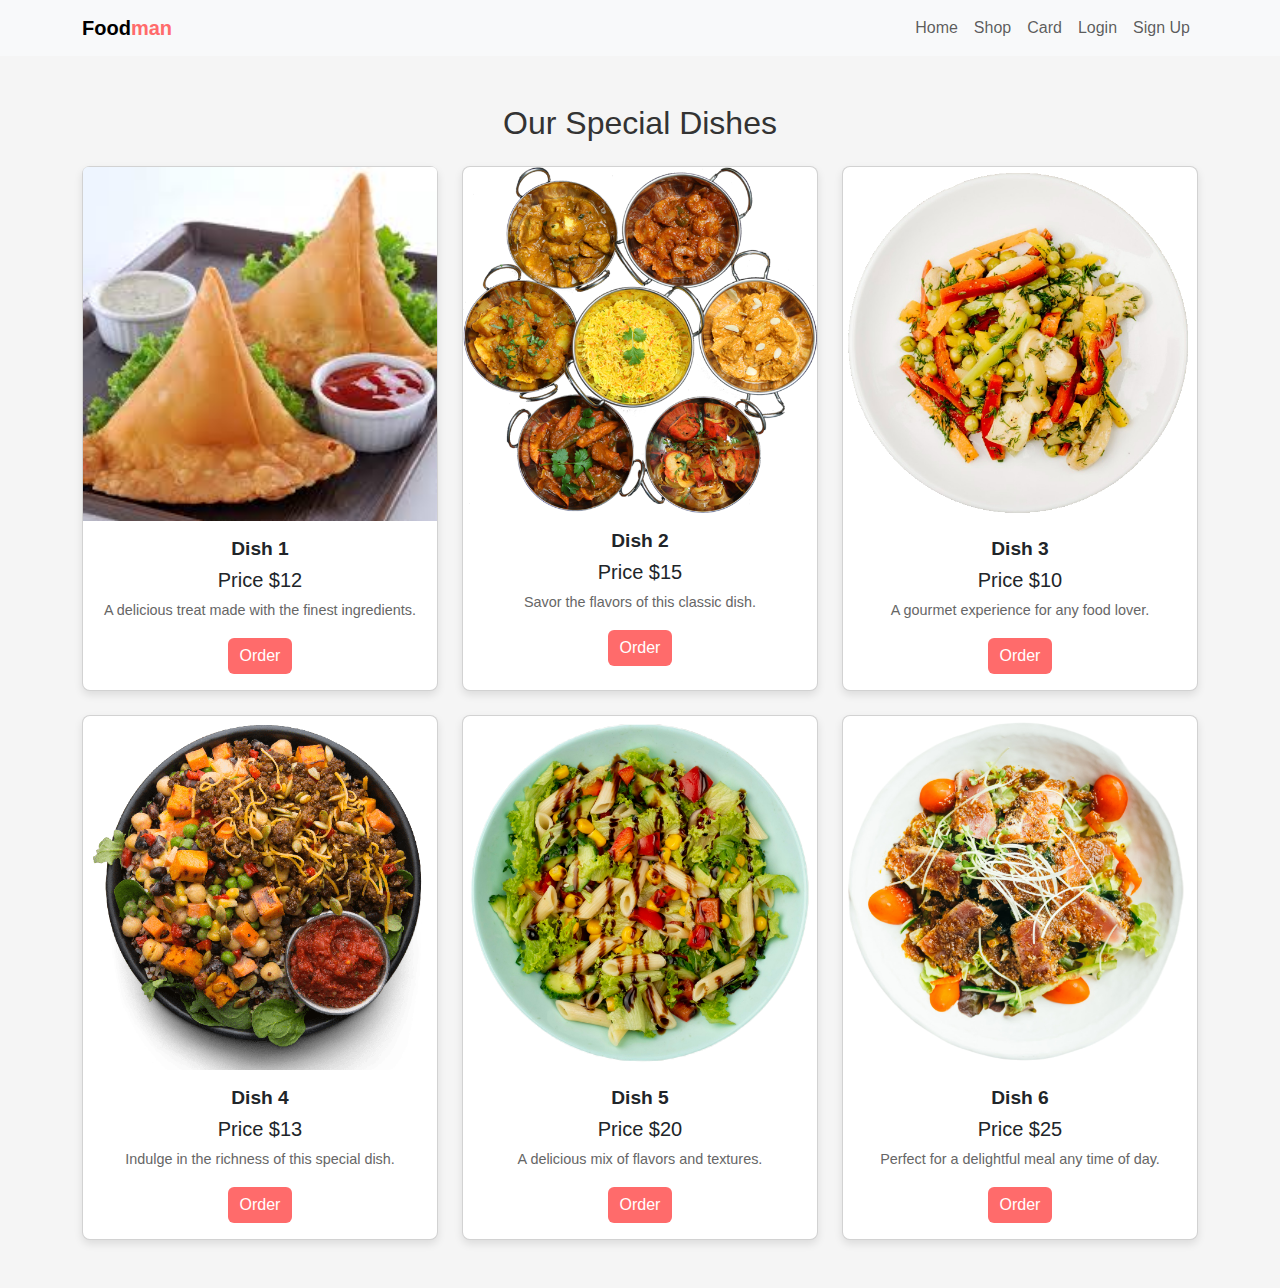
<file: Foodman_17-02-24-main/card.html>
<!DOCTYPE html>
<html lang="en">
  <head>
    <meta charset="UTF-8" />
    <meta name="viewport" content="width=device-width, initial-scale=1.0" />
    <title>Our Menu | Foodman</title>
    <link
      href="https://cdn.jsdelivr.net/npm/bootstrap@5.3.0/dist/css/bootstrap.min.css"
      rel="stylesheet"
    />
    <link rel="stylesheet" href="style.css" />
  </head>
  <body>
    <!-- Navigation -->
    <nav class="navbar navbar-expand-lg navbar-light bg-light">
      <div class="container">
        <a class="navbar-brand" href="#">Food<span>man</span></a>
        <button
          class="navbar-toggler"
          type="button"
          data-bs-toggle="collapse"
          data-bs-target="#navbarNav"
          aria-controls="navbarNav"
          aria-expanded="false"
          aria-label="Toggle navigation"
        >
          <span class="navbar-toggler-icon"></span>
        </button>
        <div class="collapse navbar-collapse" id="navbarNav">
          <ul class="navbar-nav ms-auto">
            <li class="nav-item">
              <a class="nav-link" href="index.html">Home</a>
            </li>
            <li class="nav-item">
              <a class="nav-link" href="shop.html">Shop</a>
            </li>
            <li class="nav-item">
              <a class="nav-link" href="card.html">Card</a>
            </li>
            <li class="nav-item">
              <a class="nav-link" href="login.html">Login</a>
            </li>
            <li class="nav-item">
              <a class="nav-link" href="signup.html">Sign Up</a>
            </li>
          </ul>
        </div>
      </div>
    </nav>

    <!-- Cards Section -->
    <section class="container my-5">
      <h2 class="text-center mb-4">Our Special Dishes</h2>
      <div class="row g-4">
        <!-- Card 1 -->
        <div class="col-md-4">
          <div class="card h-100">
            <img
              src="assets/download (14).jpeg"
              class="card-img-top"
              alt="Dish 1"
            />
            <div class="card-body text-center">
              <h5 class="card-title">Dish 1</h5>
              <h5>Price $12</h5>
              <p class="card-text">
                A delicious treat made with the finest ingredients.
              </p>
              <button class="btn btn-primary">Order</button>
            </div>
          </div>
        </div>

        <!-- Card 2 -->
        <div class="col-md-4">
          <div class="card h-100">
            <img src="assets/explore.png" class="card-img-top" alt="Dish 2" />
            <div class="card-body text-center">
              <h5 class="card-title">Dish 2</h5>
              <h5>Price $15</h5>
              <p class="card-text">Savor the flavors of this classic dish.</p>
              <button class="btn btn-primary">Order</button>
            </div>
          </div>
        </div>

        <!-- Card 3 -->
        <div class="col-md-4">
          <div class="card h-100">
            <img src="assets/special-1.png" class="card-img-top" alt="Dish 3" />
            <div class="card-body text-center">
              <h5 class="card-title">Dish 3</h5>
              <h5>Price $10</h5>
              <p class="card-text">A gourmet experience for any food lover.</p>
              <button class="btn btn-primary">Order</button>
            </div>
          </div>
        </div>

        <!-- Card 4 -->
        <div class="col-md-4">
          <div class="card h-100">
            <img src="assets/header.png" class="card-img-top" alt="Dish 4" />
            <div class="card-body text-center">
              <h5 class="card-title">Dish 4</h5>
              <h5>Price $13</h5>
              <p class="card-text">
                Indulge in the richness of this special dish.
              </p>
              <button class="btn btn-primary">Order</button>
            </div>
          </div>
        </div>

        <!-- Card 5 -->
        <div class="col-md-4">
          <div class="card h-100">
            <img src="assets/special-2.png" class="card-img-top" alt="Dish 5" />
            <div class="card-body text-center">
              <h5 class="card-title">Dish 5</h5>
              <h5>Price $20</h5>
              <p class="card-text">A delicious mix of flavors and textures.</p>
              <button class="btn btn-primary">Order</button>
            </div>
          </div>
        </div>

        <!-- Card 6 -->
        <div class="col-md-4">
          <div class="card h-100">
            <img src="assets/special-3.png" class="card-img-top" alt="Dish 6" />
            <div class="card-body text-center">
              <h5 class="card-title">Dish 6</h5>
              <h5>Price $25</h5>
              <p class="card-text">
                Perfect for a delightful meal any time of day.
              </p>
              <button class="btn btn-primary">Order</button>
            </div>
          </div>
        </div>
      </div>
    </section>

    <script src="https://cdn.jsdelivr.net/npm/bootstrap@5.3.0/dist/js/bootstrap.bundle.min.js"></script>
  </body>
</html>
</file>
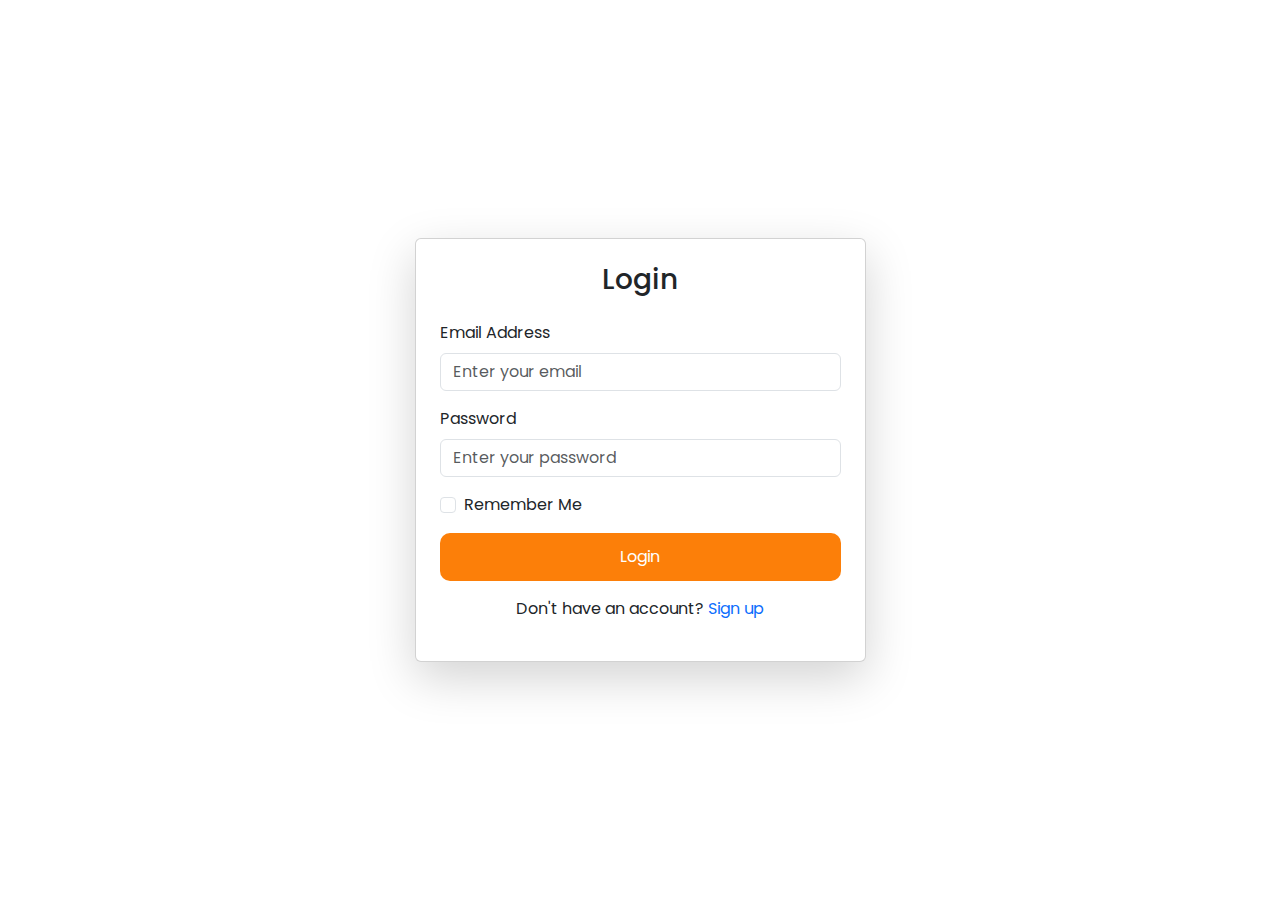
<file: Foodman_17-02-24-main/login.html>
<!DOCTYPE html>
<html lang="en">
  <head>
    <meta charset="UTF-8" />
    <meta name="viewport" content="width=device-width, initial-scale=1.0" />
    <title>Login | Foodman</title>
    <link
      href="https://cdn.jsdelivr.net/npm/bootstrap@5.3.0/dist/css/bootstrap.min.css"
      rel="stylesheet"
    />
    <link rel="stylesheet" href="styles.css" />
  </head>
  <body class="d-flex align-items-center justify-content-center vh-100">
    <div class="container">
      <div class="row justify-content-center">
        <div class="col-md-6 col-lg-5">
          <div class="card shadow-lg">
            <div class="card-body p-4">
              <h3 class="text-center mb-4">Login</h3>
              <form>
                <div class="mb-3">
                  <label for="email" class="form-label">Email Address</label>
                  <input
                    type="email"
                    class="form-control"
                    id="email"
                    placeholder="Enter your email"
                    required
                  />
                </div>
                <div class="mb-3">
                  <label for="password" class="form-label">Password</label>
                  <input
                    type="password"
                    class="form-control"
                    id="password"
                    placeholder="Enter your password"
                    required
                  />
                </div>
                <div class="mb-3 form-check">
                  <input
                    type="checkbox"
                    class="form-check-input"
                    id="remember"
                  />
                  <label class="form-check-label" for="remember"
                    >Remember Me</label
                  >
                </div>
                <button type="submit" class="btn btn-primary w-100">
                  Login
                </button>
                <p class="text-center mt-3">
                  Don't have an account?
                  <a href="signup.html">Sign up</a>
                </p>
              </form>
            </div>
          </div>
        </div>
      </div>
    </div>
  </body>
</html>
</file>
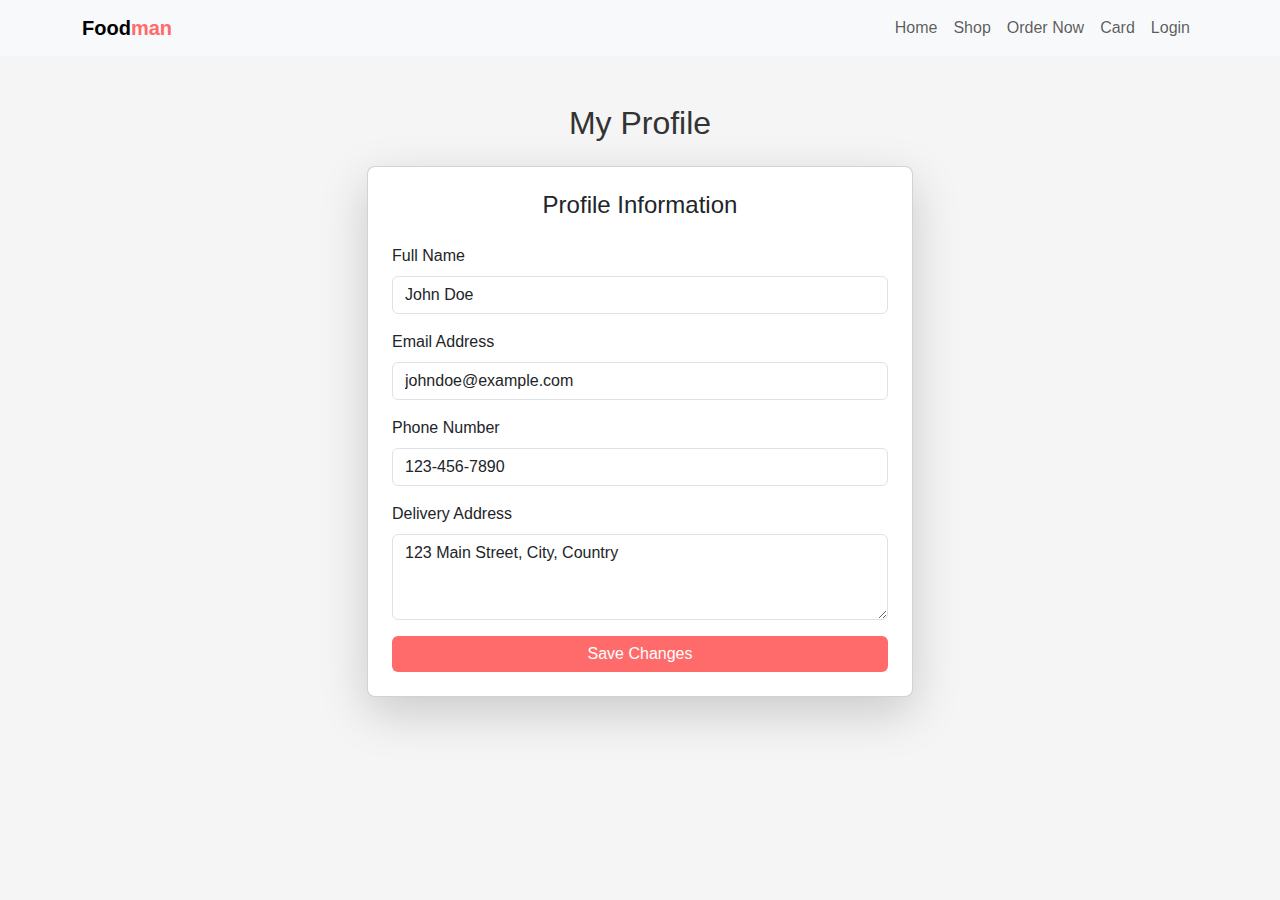
<file: Foodman_17-02-24-main/profile.html>
<!DOCTYPE html>
<html lang="en">
  <head>
    <meta charset="UTF-8" />
    <meta name="viewport" content="width=device-width, initial-scale=1.0" />
    <title>Profile | Foodman</title>
    <link
      href="https://cdn.jsdelivr.net/npm/bootstrap@5.3.0/dist/css/bootstrap.min.css"
      rel="stylesheet"
    />
    <link rel="stylesheet" href="stye.css" />
  </head>
  <body>
    <!-- Navigation -->
    <nav class="navbar navbar-expand-lg navbar-light bg-light">
      <div class="container">
        <a class="navbar-brand" href="#">Food<span>man</span></a>
        <button
          class="navbar-toggler"
          type="button"
          data-bs-toggle="collapse"
          data-bs-target="#navbarNav"
          aria-controls="navbarNav"
          aria-expanded="false"
          aria-label="Toggle navigation"
        >
          <span class="navbar-toggler-icon"></span>
        </button>
        <div class="collapse navbar-collapse" id="navbarNav">
          <ul class="navbar-nav ms-auto">
            <li class="nav-item">
              <a class="nav-link" href="index.html">Home</a>
            </li>
            <li class="nav-item">
              <a class="nav-link" href="shop.html">Shop</a>
            </li>
            <li class="nav-item">
              <a class="nav-link" href="shoping.html">Order Now</a>
            </li>
            <li class="nav-item">
              <a class="nav-link" href="card.html">Card</a>
            </li>
            <li class="nav-item">
              <a class="nav-link" href="login.html">Login</a>
            </li>
          </ul>
        </div>
      </div>
    </nav>

    <!-- Profile Section -->
    <section class="container my-5">
      <h2 class="text-center mb-4">My Profile</h2>
      <div class="row justify-content-center">
        <div class="col-md-8 col-lg-6">
          <div class="card shadow-lg">
            <div class="card-body p-4">
              <h4 class="text-center mb-4">Profile Information</h4>
              <form>
                <!-- Name -->
                <div class="mb-3">
                  <label for="name" class="form-label">Full Name</label>
                  <input
                    type="text"
                    class="form-control"
                    id="name"
                    placeholder="Enter your full name"
                    value="John Doe"
                    required
                  />
                </div>

                <!-- Email -->
                <div class="mb-3">
                  <label for="email" class="form-label">Email Address</label>
                  <input
                    type="email"
                    class="form-control"
                    id="email"
                    placeholder="Enter your email"
                    value="johndoe@example.com"
                    required
                  />
                </div>

                <!-- Phone Number -->
                <div class="mb-3">
                  <label for="phone" class="form-label">Phone Number</label>
                  <input
                    type="tel"
                    class="form-control"
                    id="phone"
                    placeholder="Enter your phone number"
                    value="123-456-7890"
                    required
                  />
                </div>

                <!-- Address -->
                <div class="mb-3">
                  <label for="address" class="form-label"
                    >Delivery Address</label
                  >
                  <textarea
                    class="form-control"
                    id="address"
                    rows="3"
                    placeholder="Enter your delivery address"
                    required
                  >
123 Main Street, City, Country</textarea
                  >
                </div>

                <!-- Save Changes Button -->
                <button type="submit" class="btn btn-primary w-100">
                  Save Changes
                </button>
              </form>
            </div>
          </div>
        </div>
      </div>
    </section>
  </body>
</html>
</file>
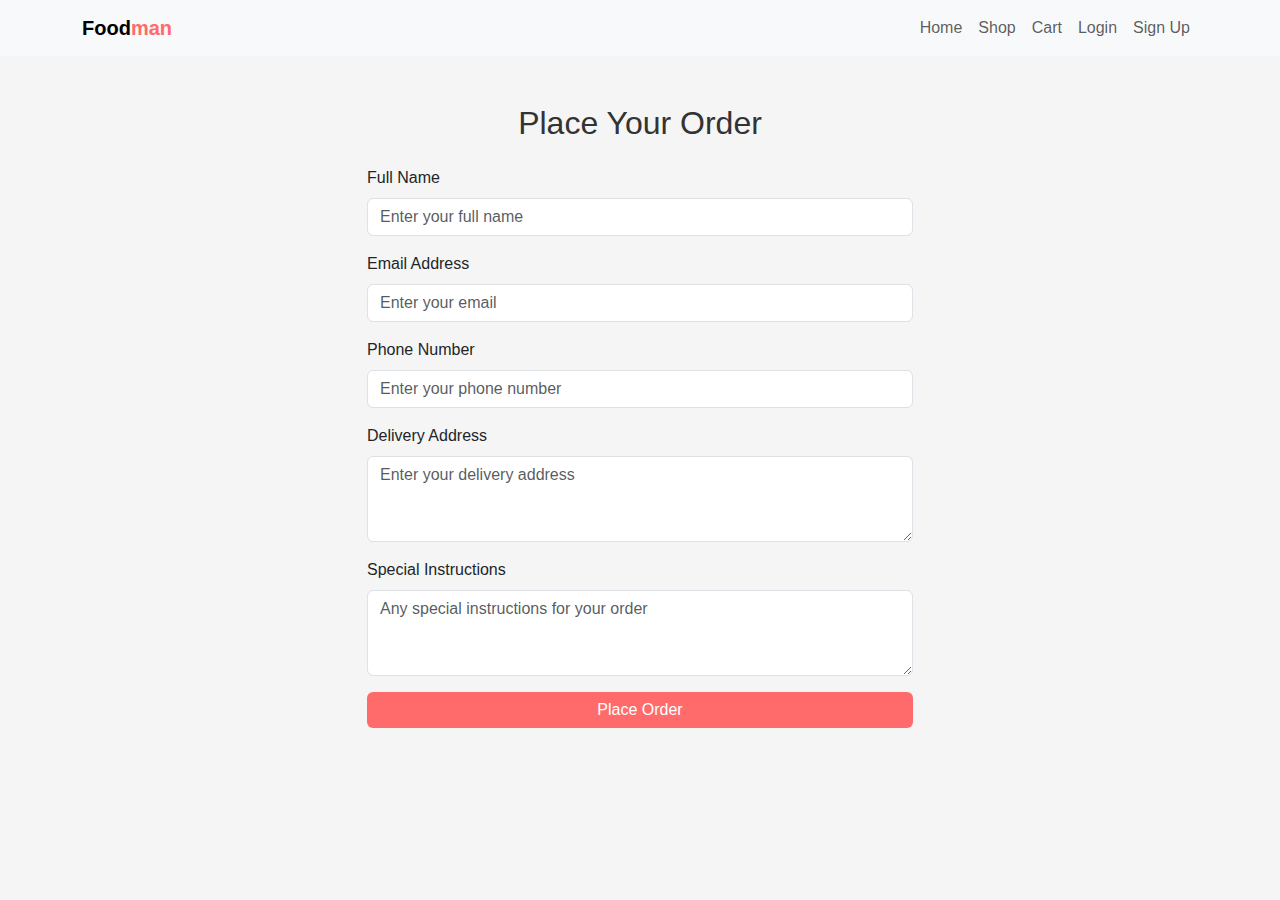
<file: Foodman_17-02-24-main/shop.html>
<!DOCTYPE html>
<html lang="en">
  <head>
    <meta charset="UTF-8" />
    <meta name="viewport" content="width=device-width, initial-scale=1.0" />
    <title>Order Now | Foodman</title>
    <link
      href="https://cdn.jsdelivr.net/npm/bootstrap@5.3.0/dist/css/bootstrap.min.css"
      rel="stylesheet"
    />
    <link rel="stylesheet" href="stye.css" />
  </head>
  <body>
    <!-- Navigation -->
    <nav class="navbar navbar-expand-lg navbar-light bg-light">
      <div class="container">
        <a class="navbar-brand" href="#">Food<span>man</span></a>
        <button
          class="navbar-toggler"
          type="button"
          data-bs-toggle="collapse"
          data-bs-target="#navbarNav"
          aria-controls="navbarNav"
          aria-expanded="false"
          aria-label="Toggle navigation"
        >
          <span class="navbar-toggler-icon"></span>
        </button>
        <div class="collapse navbar-collapse" id="navbarNav">
          <ul class="navbar-nav ms-auto">
            <li class="nav-item">
              <a class="nav-link" href="index.html">Home</a>
            </li>
            <li class="nav-item">
              <a class="nav-link" href="shop.html">Shop</a>
            </li>
            <li class="nav-item">
              <a class="nav-link" href="card.html">Cart</a>
            </li>
            <li class="nav-item">
              <a class="nav-link" href="login.html">Login</a>
            </li>
            <li class="nav-item">
              <a class="nav-link" href="signup.html">Sign Up</a>
            </li>
          </ul>
        </div>
      </div>
    </nav>

    <!-- Order Form Section -->
    <section class="container my-5">
      <h2 class="text-center mb-4">Place Your Order</h2>
      <div class="row justify-content-center">
        <div class="col-md-8 col-lg-6">
          <form>
            <!-- Name -->
            <div class="mb-3">
              <label for="name" class="form-label">Full Name</label>
              <input
                type="text"
                class="form-control"
                id="name"
                placeholder="Enter your full name"
                required
              />
            </div>

            <!-- Email -->
            <div class="mb-3">
              <label for="email" class="form-label">Email Address</label>
              <input
                type="email"
                class="form-control"
                id="email"
                placeholder="Enter your email"
                required
              />
            </div>

            <!-- Phone Number -->
            <div class="mb-3">
              <label for="phone" class="form-label">Phone Number</label>
              <input
                type="tel"
                class="form-control"
                id="phone"
                placeholder="Enter your phone number"
                required
              />
            </div>

            <!-- Address -->
            <div class="mb-3">
              <label for="address" class="form-label">Delivery Address</label>
              <textarea
                class="form-control"
                id="address"
                rows="3"
                placeholder="Enter your delivery address"
                required
              ></textarea>
            </div>

            <!-- Special Instructions -->
            <div class="mb-3">
              <label for="instructions" class="form-label"
                >Special Instructions</label
              >
              <textarea
                class="form-control"
                id="instructions"
                rows="3"
                placeholder="Any special instructions for your order"
              ></textarea>
            </div>

            <!-- Submit Button -->
            <button type="submit" class="btn btn-primary w-100">
              Place Order
            </button>
          </form>
        </div>
      </div>
    </section>

    <script src="https://cdn.jsdelivr.net/npm/bootstrap@5.3.0/dist/js/bootstrap.bundle.min.js"></script>
  </body>
</html>
</file>
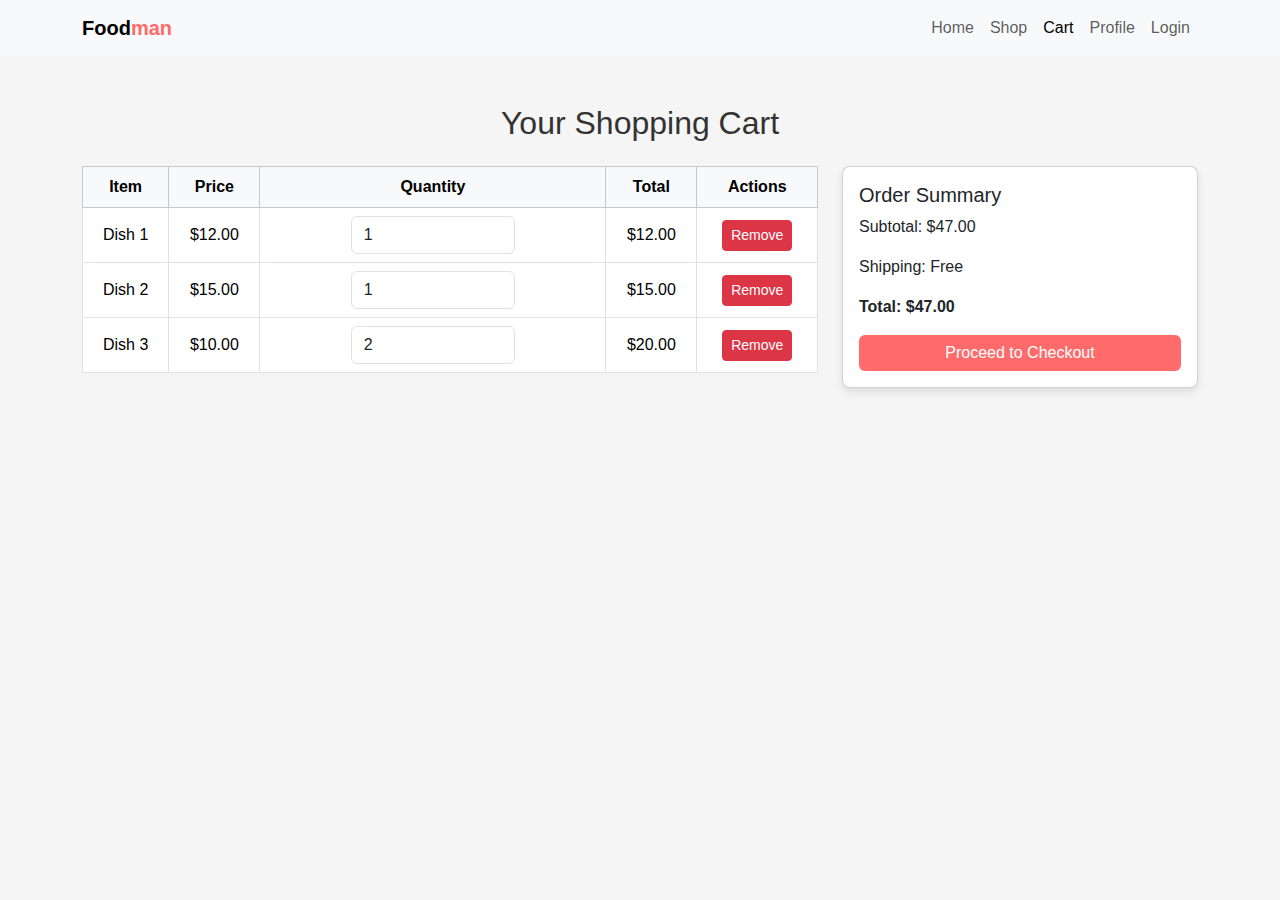
<file: Foodman_17-02-24-main/shoping.html>
<!DOCTYPE html>
<html lang="en">
  <head>
    <meta charset="UTF-8" />
    <meta name="viewport" content="width=device-width, initial-scale=1.0" />
    <title>Shopping Cart | Foodman</title>
    <link
      href="https://cdn.jsdelivr.net/npm/bootstrap@5.3.0/dist/css/bootstrap.min.css"
      rel="stylesheet"
    />
    <link rel="stylesheet" href="stye.css" />
  </head>
  <body>
    <!-- Navigation -->
    <nav class="navbar navbar-expand-lg navbar-light bg-light">
      <div class="container">
        <a class="navbar-brand" href="#">Food<span>man</span></a>
        <button
          class="navbar-toggler"
          type="button"
          data-bs-toggle="collapse"
          data-bs-target="#navbarNav"
          aria-controls="navbarNav"
          aria-expanded="false"
          aria-label="Toggle navigation"
        >
          <span class="navbar-toggler-icon"></span>
        </button>
        <div class="collapse navbar-collapse" id="navbarNav">
          <ul class="navbar-nav ms-auto">
            <li class="nav-item">
              <a class="nav-link" href="index.html">Home</a>
            </li>
            <li class="nav-item">
              <a class="nav-link" href="shop.html">Shop</a>
            </li>
            <li class="nav-item">
              <a class="nav-link active" href="cart.html">Cart</a>
            </li>
            <li class="nav-item">
              <a class="nav-link" href="profile.html">Profile</a>
            </li>
            <li class="nav-item">
              <a class="nav-link" href="login.html">Login</a>
            </li>
          </ul>
        </div>
      </div>
    </nav>

    <!-- Shopping Cart Section -->
    <section class="container my-5">
      <h2 class="text-center mb-4">Your Shopping Cart</h2>
      <div class="row">
        <!-- Cart Items Table -->
        <div class="col-lg-8">
          <table class="table table-bordered">
            <thead class="table-light">
              <tr>
                <th>Item</th>
                <th>Price</th>
                <th>Quantity</th>
                <th>Total</th>
                <th>Actions</th>
              </tr>
            </thead>
            <tbody>
              <!-- Example Item 1 -->
              <tr>
                <td>Dish 1</td>
                <td>$12.00</td>
                <td>
                  <input
                    type="number"
                    class="form-control w-50 mx-auto"
                    value="1"
                    min="1"
                  />
                </td>
                <td>$12.00</td>
                <td>
                  <button class="btn btn-danger btn-sm">Remove</button>
                </td>
              </tr>

              <!-- Example Item 2 -->
              <tr>
                <td>Dish 2</td>
                <td>$15.00</td>
                <td>
                  <input
                    type="number"
                    class="form-control w-50 mx-auto"
                    value="1"
                    min="1"
                  />
                </td>
                <td>$15.00</td>
                <td>
                  <button class="btn btn-danger btn-sm">Remove</button>
                </td>
              </tr>

              <!-- Example Item 3 -->
              <tr>
                <td>Dish 3</td>
                <td>$10.00</td>
                <td>
                  <input
                    type="number"
                    class="form-control w-50 mx-auto"
                    value="2"
                    min="1"
                  />
                </td>
                <td>$20.00</td>
                <td>
                  <button class="btn btn-danger btn-sm">Remove</button>
                </td>
              </tr>
            </tbody>
          </table>
        </div>

        <!-- Cart Summary -->
        <div class="col-lg-4">
          <div class="card">
            <div class="card-body">
              <h5 class="card-title">Order Summary</h5>
              <p class="card-text">Subtotal: $47.00</p>
              <p class="card-text">Shipping: Free</p>
              <p class="card-text"><strong>Total: $47.00</strong></p>
              <button class="btn btn-primary w-100">Proceed to Checkout</button>
            </div>
          </div>
        </div>
      </div>
    </section>

    <script src="https://cdn.jsdelivr.net/npm/bootstrap@5.3.0/dist/js/bootstrap.bundle.min.js"></script>
  </body>
</html>
</file>
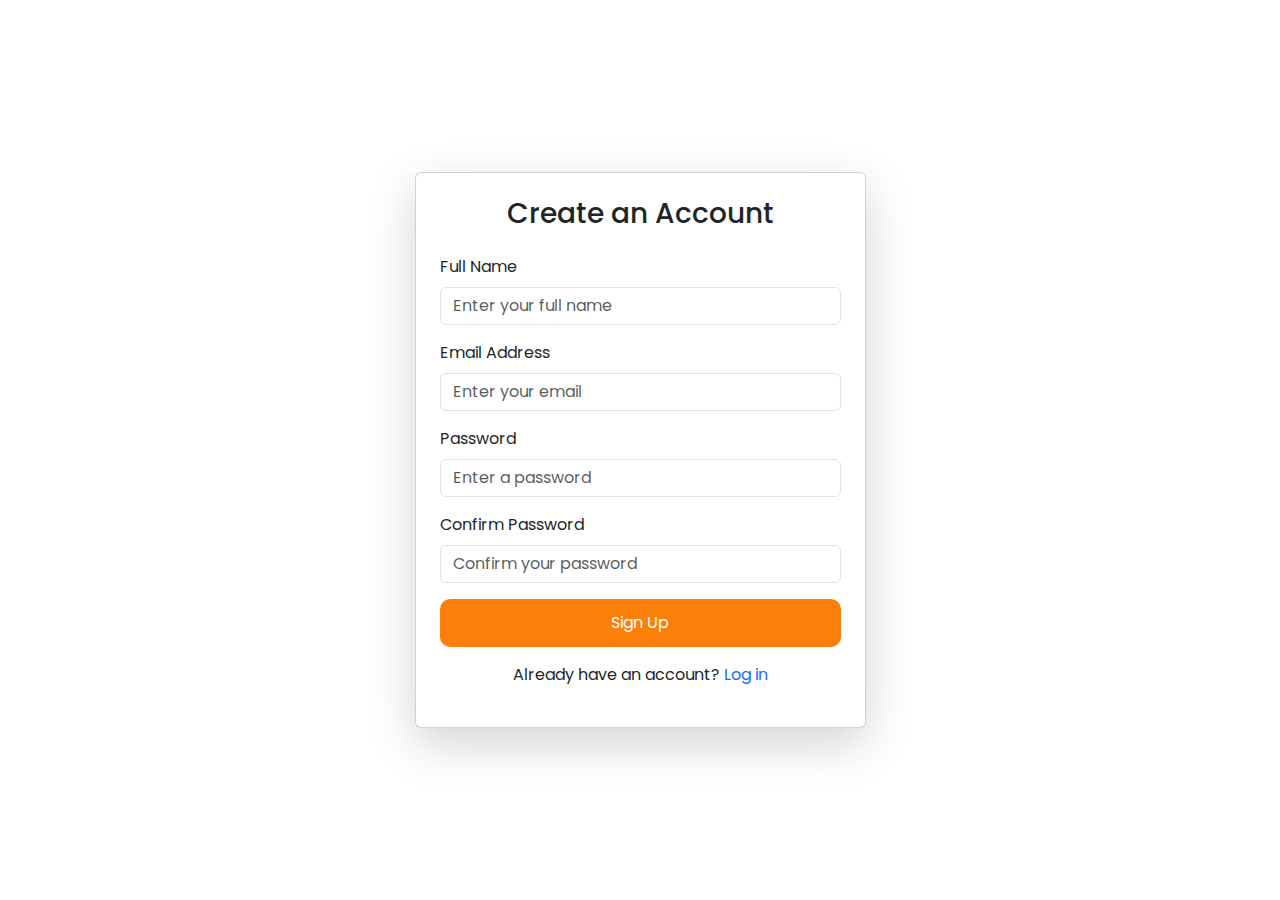
<file: Foodman_17-02-24-main/signup.html>
<!DOCTYPE html>
<html lang="en">
  <head>
    <meta charset="UTF-8" />
    <meta name="viewport" content="width=device-width, initial-scale=1.0" />
    <title>Signup | Foodman</title>
    <link
      href="https://cdn.jsdelivr.net/npm/bootstrap@5.3.0/dist/css/bootstrap.min.css"
      rel="stylesheet"
    />
    <link rel="stylesheet" href="styles.css" />
  </head>
  <body class="d-flex align-items-center justify-content-center vh-100">
    <div class="container">
      <div class="row justify-content-center">
        <div class="col-md-6 col-lg-5">
          <div class="card shadow-lg">
            <div class="card-body p-4">
              <h3 class="text-center mb-4">Create an Account</h3>
              <form>
                <div class="mb-3">
                  <label for="fullName" class="form-label">Full Name</label>
                  <input
                    type="text"
                    class="form-control"
                    id="fullName"
                    placeholder="Enter your full name"
                    required
                  />
                </div>
                <div class="mb-3">
                  <label for="email" class="form-label">Email Address</label>
                  <input
                    type="email"
                    class="form-control"
                    id="email"
                    placeholder="Enter your email"
                    required
                  />
                </div>
                <div class="mb-3">
                  <label for="password" class="form-label">Password</label>
                  <input
                    type="password"
                    class="form-control"
                    id="password"
                    placeholder="Enter a password"
                    required
                  />
                </div>
                <div class="mb-3">
                  <label for="confirmPassword" class="form-label"
                    >Confirm Password</label
                  >
                  <input
                    type="password"
                    class="form-control"
                    id="confirmPassword"
                    placeholder="Confirm your password"
                    required
                  />
                </div>
                <button type="submit" class="btn btn-primary w-100">
                  Sign Up
                </button>
                <p class="text-center mt-3">
                  Already have an account?
                  <a href="login.html">Log in</a>
                </p>
              </form>
            </div>
          </div>
        </div>
      </div>
    </div>
  </body>
</html>
</file>
<file: Foodman_17-02-24-main/style.css>
body {
    font-family: Arial, sans-serif;
    background-color: #f5f5f5;
}

/* Style for navbar brand */
.navbar-brand {
    font-weight: bold;
}

.navbar-brand span {
    color: #ff6b6b;
}

h2 {
    color: #333;
}

/* Card Section */
.card {
    border-radius: 8px;
    box-shadow: 0 4px 8px rgba(0, 0, 0, 0.1);
}

.card-title {
    font-size: 1.2rem;
    font-weight: bold;
}

.card-text {
    font-size: 0.9rem;
    color: #666;
}

.btn-primary {
    background-color: #ff6b6b;
    border: none;
}

.btn-primary:hover {
    background-color: #ff4a4a;
}
</file>
<file: Foodman_17-02-24-main/styles.css>
@import url("https://fonts.googleapis.com/css2?family=Poppins:wght@400;500;600;700&display=swap");

:root {
  --primary-color: #fc7f09;
  --primary-color-light: #fffcfa;
  --primary-color-dark: #db6e09;
  --text-dark: #18181b;
  --text-light: #6b7280;
  --white: #ffffff;
  --max-width: 1200px;
}

* {
  margin: 0;
  padding: 0;
  box-sizing: border-box;
}

.section__container {
  max-width: var(--max-width);
  margin: auto;
  padding: 5rem 1rem;
}

.section__header {
  margin-bottom: 1rem;
  font-size: 2.5rem;
  font-weight: 700;
  line-height: 3rem;
  color: var(--text-dark);
  text-align: center;
}

.section__description {
  color: var(--text-light);
  line-height: 1.75rem;
  text-align: center;
}

.btn {
  padding: 0.75rem 1.5rem;
  outline: none;
  border: none;
  white-space: nowrap;
  font-size: 1rem;
  color: var(--white);
  background-color: var(--primary-color);
  border-radius: 10px;
  transition: 0.3s;
  cursor: pointer;
}

.btn:hover {
  background-color: var(--primary-color-dark);
}

.logo a {
  font-size: 1.5rem;
  font-weight: 700;
  color: var(--primary-color);
}

.logo a span {
  color: var(--text-dark);
}

img {
  display: flex;
  width: 100%;
}

a {
  text-decoration: none;
  transition: 0.3s;
}

ul {
  list-style: none;
}

html,
body {
  scroll-behavior: smooth;
}

body {
  font-family: "Poppins", sans-serif;
}

nav {
  position: fixed;
  isolation: isolate;
  width: 100%;
  z-index: 9;
}

.nav__header {
  width: 100%;
  padding: 1rem;
  display: flex;
  align-items: center;
  justify-content: space-between;
  background-color: var(--primary-color);
}

.nav__logo a {
  color: var(--white);
}

.nav__menu__btn {
  font-size: 1.5rem;
  color: var(--white);
  cursor: pointer;
}

.nav__links {
  position: absolute;
  top: 68px;
  left: 0;
  width: 100%;
  padding: 2rem;
  list-style: none;
  display: flex;
  align-items: center;
  justify-content: center;
  flex-direction: column;
  gap: 2rem;
  background-color: var(--primary-color-light);
  transition: 0.5s;
  z-index: -1;
  transform: translateY(-100%);
}

.nav__links.open {
  transform: translateY(0);
}

.nav__links a {
  font-weight: 500;
  color: var(--primary-color);
}

.nav__links a:hover {
  color: var(--text-dark);
}

.nav__btn {
  display: none;
}

.header__container {
  display: grid;
  gap: 2rem;
  overflow: hidden;
}

.header__image img {
  max-width: 600px;
  margin-inline: auto;
}

.header__content h1 {
  margin-bottom: 1rem;
  font-size: 3.5rem;
  font-weight: 700;
  line-height: 4.5rem;
  color: var(--text-dark);
  text-align: center;
}

.header__content h1 span {
  color: var(--primary-color);
}

.header__content .section__description {
  margin-bottom: 2rem;
}

.header__btn {
  text-align: center;
}

.special__container :is(.section__header, .section__description) {
  max-width: 600px;
  margin-inline: auto;
}

.special__grid {
  margin-top: 4rem;
  display: grid;
  gap: 1rem;
}

.special__card {
  padding: 1rem;
  text-align: center;
  border-radius: 2rem;
  transition: 0.3s;
}

.special__card:hover {
  box-shadow: 10px 10px 40px rgba(0, 0, 0, 0.1);
}

.special__card img {
  max-width: 200px;
  margin-inline: auto;
  margin-bottom: 1rem;
  filter: drop-shadow(10px 10px 20px rgba(0, 0, 0, 0.3));
}

.special__card h4 {
  margin-bottom: 0.5rem;
  font-size: 1.5rem;
  font-weight: 700;
  color: var(--text-dark);
}

.special__card p {
  margin-bottom: 0.5rem;
  color: var(--text-light);
  line-height: 1.75rem;
}

.special__ratings {
  margin-bottom: 1rem;
  font-size: 1rem;
  color: goldenrod;
}

.special__footer {
  display: flex;
  align-items: center;
  justify-content: center;
  gap: 10px;
}

.special__footer .price {
  font-size: 1.2rem;
  font-weight: 600;
  color: var(--text-dark);
}

.explore__container {
  display: grid;
  gap: 2rem;
  overflow: hidden;
}

.explore__image img {
  max-width: 400px;
  margin-inline: auto;
  filter: drop-shadow(0 0 50px rgba(252, 127, 9, 0.4));
}

.explore__content .section__description {
  margin-bottom: 2rem;
}

.explore__btn {
  text-align: center;
}

.banner__container {
  display: grid;
  gap: 1rem;
}

.banner__card {
  padding: 2rem;
  box-shadow: 5px 5px 20px rgba(0, 0, 0, 0.1);
  border-radius: 3rem;
  transition: 0.3s;
}

.banner__card:hover {
  box-shadow: 10px 10px 40px rgba(0, 0, 0, 0.1);
}

.banner__card .banner__icon {
  display: inline-block;
  margin-bottom: 1rem;
  padding: 5px 11px;
  font-size: 2rem;
  color: var(--white);
  border-radius: 1rem;
}

.banner__card:nth-child(1) .banner__icon {
  background-color: #62b15c;
  box-shadow: 5px 5px 30px #62b15cd0;
}

.banner__card:nth-child(2) .banner__icon {
  background-color: #ff3e67;
  box-shadow: 5px 5px 30px #ff3e67d0;
}

.banner__card:nth-child(3) .banner__icon {
  background-color: #185adb;
  box-shadow: 5px 5px 30px #185adbd0;
}

.banner__card h4 {
  margin-bottom: 0.5rem;
  font-size: 1.5rem;
  font-weight: 600;
  color: var(--text-dark);
}

.banner__card p {
  margin-bottom: 1rem;
  color: var(--text-light);
  line-height: 1.75rem;
}

.banner__card a {
  display: flex;
  align-items: center;
  gap: 10px;
  font-size: 500;
  color: var(--primary-color);
}

.banner__card a span {
  font-size: 1.25rem;
  transition: 0.3s;
}

.banner__card a:hover span {
  transform: translateX(10px);
}

.chef {
  position: relative;
  isolation: isolate;
  overflow: hidden;
}

.chef__bg {
  position: absolute;
  z-index: -1;
  max-width: 275px;
  left: -4rem;
  bottom: -2rem;
}

.chef__container {
  padding-bottom: 10rem;
  display: grid;
  gap: 2rem;
}

.chef__content .section__description {
  margin-bottom: 1rem;
}

.chef__image {
  position: relative;
  isolation: isolate;
}

.chef__image img {
  max-width: 500px;
  border-radius: 100%;
  margin-inline: auto;
}

.chef__image::after {
  position: absolute;
  content: "";
  bottom: 0;
  left: 50%;
  transform: translateX(-50%);
  height: 100%;
  width: 100%;
  max-width: 500px;
  background-color: var(--primary-color);
  border-radius: 100%;
  z-index: -1;
}

.chef__list {
  display: grid;
  gap: 0.5rem;
}

.chef__list li {
  display: flex;
  align-items: center;
  justify-content: center;
  gap: 10px;
  font-weight: 500;
  color: var(--text-dark);
}

.chef__list li span {
  font-size: 1.5rem;
}

.chef__list li:nth-child(1) span {
  color: #62b15c;
}
.chef__list li:nth-child(2) span {
  color: #ff3e67;
}
.chef__list li:nth-child(3) span {
  color: #185adb;
}

.client__container {
  padding-top: 0;
}

.client__container :is(.section__header, .section__description) {
  max-width: 600px;
  margin-inline: auto;
  text-align: center;
}

.client__swiper {
  margin-top: 2rem;
  max-width: 750px;
  margin-inline: auto;
  padding: 3rem 1rem;
  overflow: hidden;
  border: 2px solid rgba(252, 127, 9, 0.5);
  box-shadow: 5px 5px 30px rgba(252, 127, 9, 0.2);
  border-radius: 3rem;
}

.swiper {
  padding-bottom: 3rem;
  width: 100%;
}

.client__card {
  text-align: center;
}

.client__card p {
  margin-bottom: 2rem;
  color: var(--text-dark);
  line-height: 1.75rem;
}

.client__card img {
  margin-bottom: 1rem;
  max-width: 70px;
  margin-inline: auto;
  border-radius: 100%;
  box-shadow: 5px 5px 20px rgba(0, 0, 0, 0.2);
}

.client__card h4 {
  font-size: 1.2rem;
  font-weight: 600;
  color: var(--text-dark);
}

.client__card h5 {
  font-size: 1rem;
  font-weight: 500;
  color: var(--text-light);
}

.swiper-pagination-bullet-active {
  background-color: var(--primary-color);
}

.footer {
  background-color: var(--primary-color-light);
}

.footer__container {
  display: grid;
  gap: 4rem 2rem;
}

.footer__logo {
  margin-bottom: 1rem;
}

.footer__col .section__description {
  text-align: left;
}

.footer__col h4 {
  margin-bottom: 1rem;
  font-size: 1.2rem;
  font-weight: 600;
  color: var(--text-dark);
}

.footer__links {
  display: grid;
  gap: 0.75rem;
}

.footer__links a {
  color: var(--text-light);
}

.footer__links a:hover {
  color: var(--primary-color);
}

.footer__bar {
  padding: 1rem;
  font-size: 0.9rem;
  color: var(--text-light);
  text-align: center;
}

@media (width > 540px) {
  .special__grid {
    grid-template-columns: repeat(2, 1fr);
  }

  .banner__container {
    grid-template-columns: repeat(2, 1fr);
  }

  .footer__container {
    grid-template-columns: 3fr 2fr;
  }
}

@media (width > 768px) {
  nav {
    position: static;
    padding: 2rem 1rem;
    max-width: var(--max-width);
    margin-inline: auto;
    display: flex;
    align-items: center;
    justify-content: space-between;
    gap: 2rem;
  }

  .nav__header {
    flex: 1;
    padding: 0;
    background-color: transparent;
  }

  .nav__logo a {
    color: var(--primary-color);
  }

  .nav__menu__btn {
    display: none;
  }

  .nav__links {
    position: static;
    padding: 0;
    flex-direction: row;
    background-color: transparent;
    transform: none;
  }

  .nav__links a {
    color: var(--text-dark);
  }

  .nav__links a:hover {
    color: var(--primary-color);
  }

  .nav__btn {
    display: flex;
    flex: 1;
  }

  .nav__btn .btn {
    padding: 8px 10px;
    font-size: 1.5rem;
    border-radius: 100%;
  }

  .header__container {
    grid-template-columns: 2fr 3fr;
    align-items: center;
  }

  .header__content h1,
  .header__content .section__description,
  .header__btn {
    text-align: left;
  }

  .header__image {
    grid-area: 1/2/2/3;
  }

  .special__grid {
    grid-template-columns: repeat(3, 1fr);
  }

  .explore__container {
    grid-template-columns: repeat(2, 1fr);
    align-items: center;
  }

  .explore__content .section__header {
    max-width: 500px;
  }

  .explore__content :is(.section__header, .section__description),
  .explore__btn {
    text-align: left;
  }

  .banner__container {
    grid-template-columns: repeat(3, 1fr);
  }

  .chef__bg {
    max-width: 300px;
  }

  .chef__container {
    grid-template-columns: repeat(2, 1fr);
    align-items: center;
  }

  .chef__image {
    grid-area: 1/2/2/3;
  }

  .chef__content :is(.section__header, .section__description) {
    text-align: left;
  }

  .chef__list li {
    justify-content: flex-start;
  }

  .client__swiper {
    padding: 3rem 2rem;
  }

  .footer__container {
    grid-template-columns: 2fr repeat(3, 1fr);
  }
}

@media (width > 1024px) {
  .special__grid {
    gap: 2rem;
  }

  .special__card {
    padding: 2rem;
    border-radius: 3rem;
  }

  .banner__container {
    gap: 2rem;
  }

  .chef__bg {
    max-width: 375px;
  }
}
</file>
<file: Foodman_17-02-24-main/stye.css>
body {
    font-family: Arial, sans-serif;
    background-color: #f5f5f5;
}

/* Navbar brand styling */
.navbar-brand {
    font-weight: bold;
}

.navbar-brand span {
    color: #ff6b6b;
}

/* Card styling */
.card {
    border-radius: 8px;
    box-shadow: 0 4px 8px rgba(0, 0, 0, 0.1);
}

h2 {
    color: #333;
}

.table-bordered th,
.table-bordered td {
    vertical-align: middle;
    text-align: center;
}

.btn-primary {
    background-color: #ff6b6b;
    border: none;
}

.btn-primary:hover {
    background-color: #ff4a4a;
}
</file>
